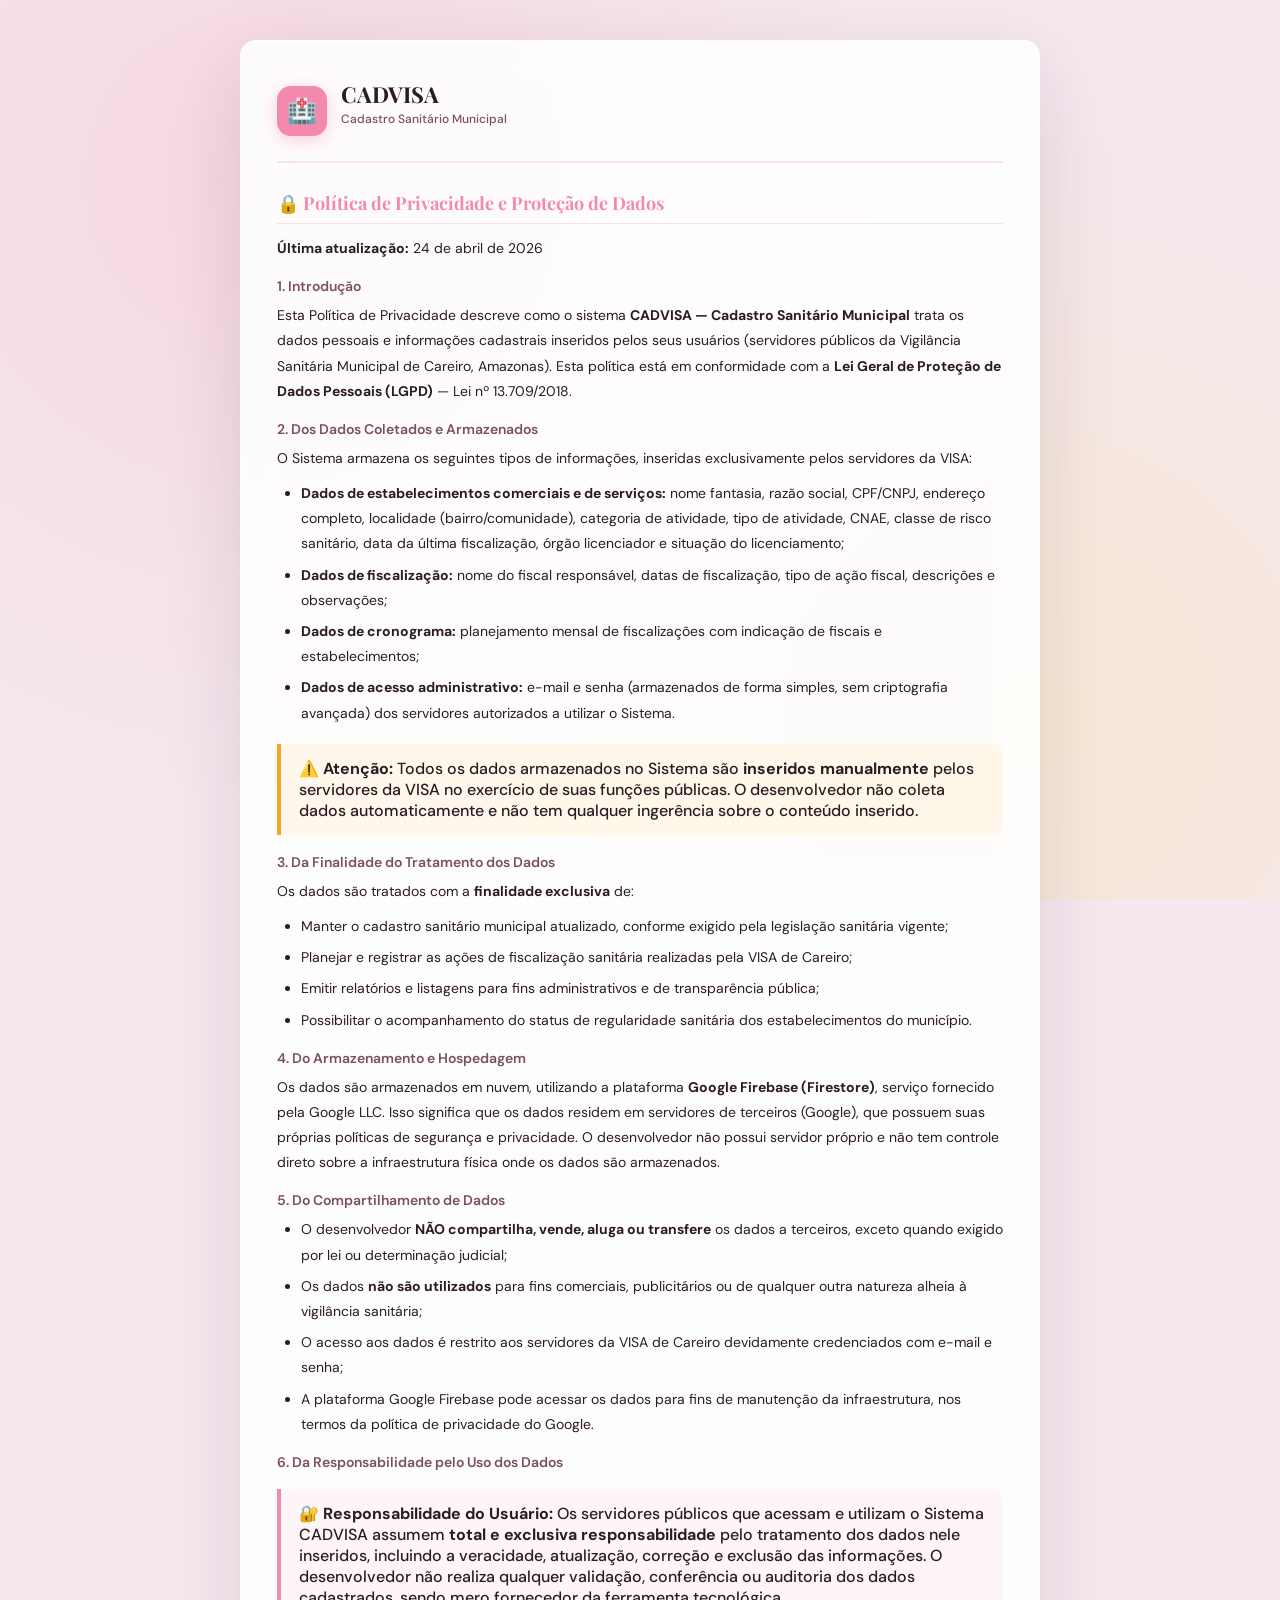
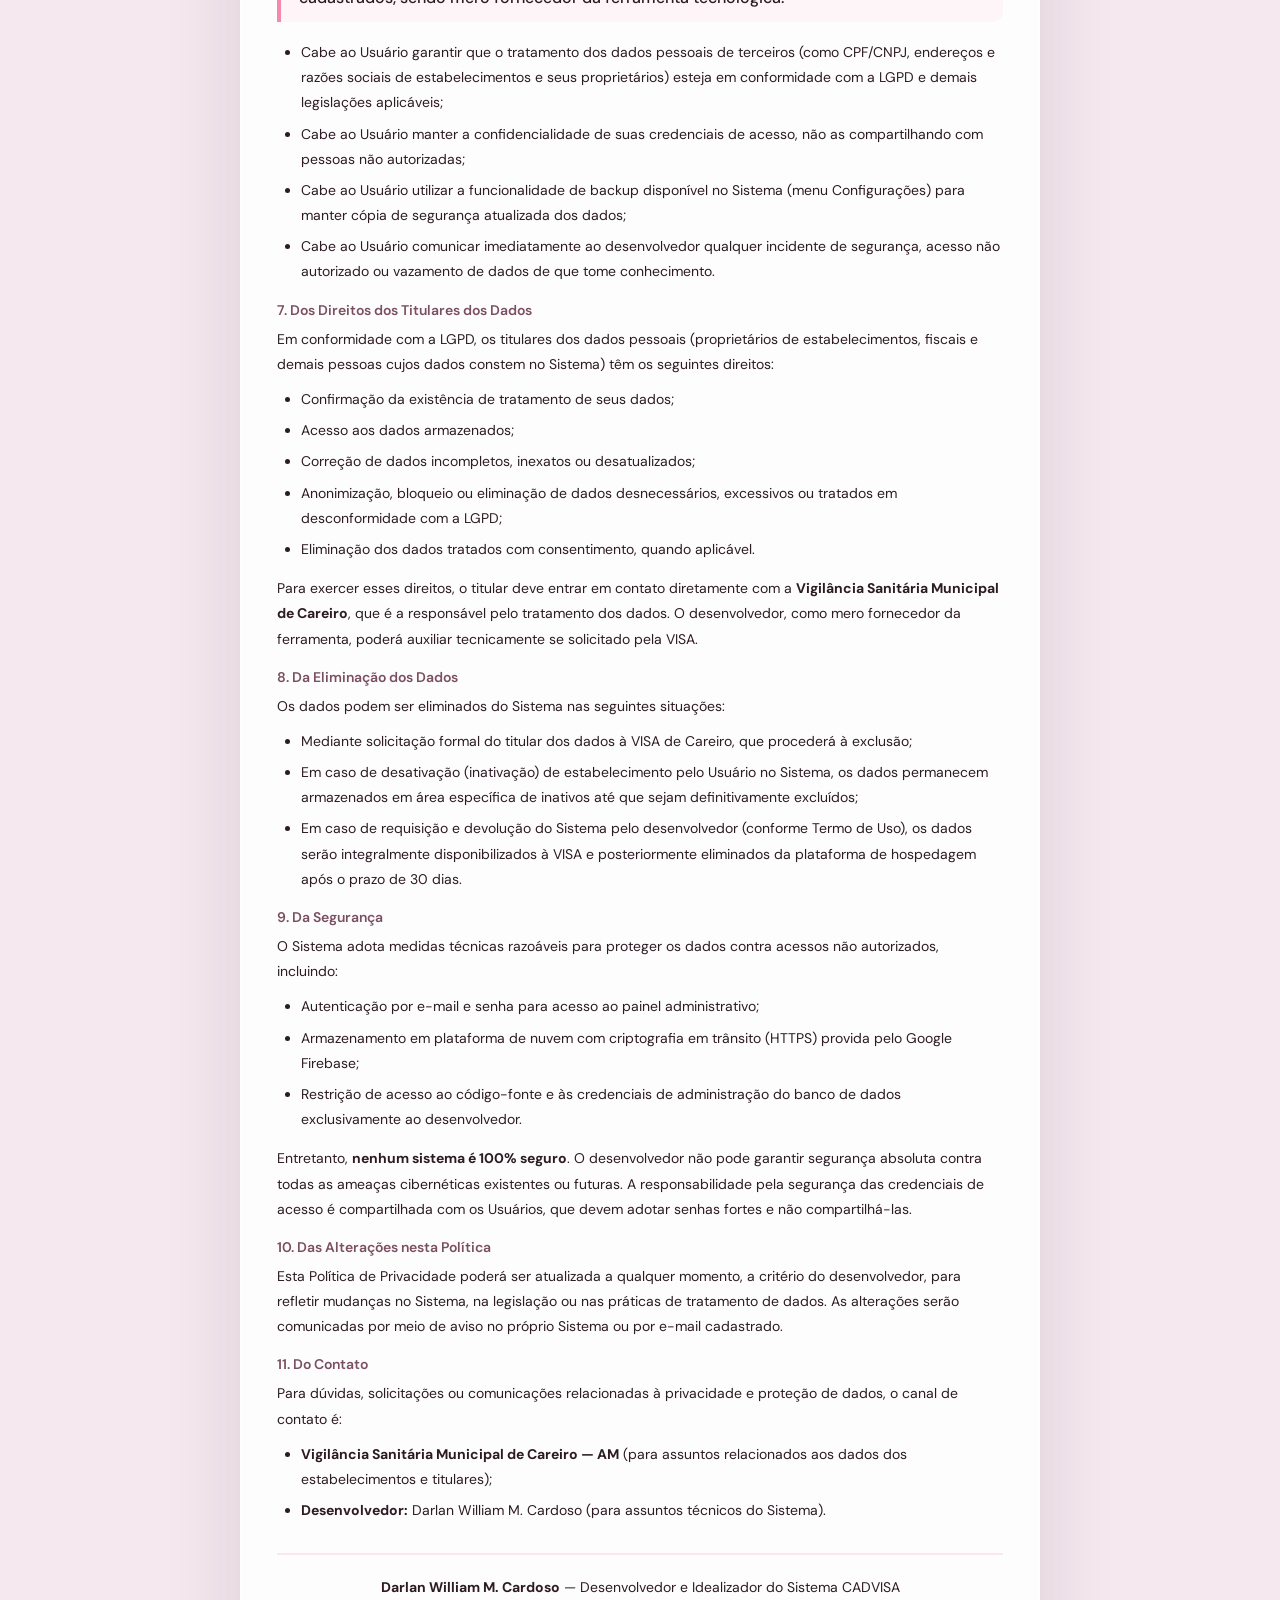
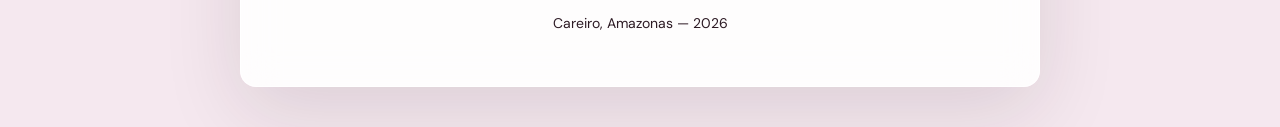
<file: politica-de-privacidade.html>
<!DOCTYPE html>
<html lang="pt-BR">
<head>
    <meta charset="UTF-8">
    <meta name="viewport" content="width=device-width, initial-scale=1.0">
    <title>Política de Privacidade — CADVISA</title>
    <link href="https://fonts.googleapis.com/css2?family=Playfair+Display:wght@700;900&family=DM+Sans:ital,wght@0,300;0,400;0,500;0,600;1,400&display=swap" rel="stylesheet">
    <style>
        :root {
            --rosa: #f9b8c8;
            --rosa-dark: #f48aab;
            --rosa-soft: #fde8ee;
            --bg: #f5e8ef;
            --text: #2d1b24;
            --text-light: #7a4f61;
            --radius: 16px;
            --shadow: 0 4px 24px rgba(244, 138, 171, 0.13);
        }
        * { box-sizing: border-box; margin: 0; padding: 0; }
        body {
            font-family: 'DM Sans', sans-serif;
            background: var(--bg);
            background-image: radial-gradient(circle at 20% 20%, rgba(249, 184, 200, 0.35) 0%, transparent 50%), radial-gradient(circle at 80% 80%, rgba(253, 230, 138, 0.25) 0%, transparent 50%);
            background-attachment: fixed;
            color: var(--text);
            min-height: 100vh;
            padding: 40px 20px;
            display: flex;
            justify-content: center;
            align-items: flex-start;
        }
        .container {
            max-width: 800px;
            width: 100%;
            background: rgba(255, 255, 255, 0.88);
            backdrop-filter: blur(18px);
            -webkit-backdrop-filter: blur(18px);
            border: 1.5px solid rgba(255, 255, 255, 0.7);
            border-radius: var(--radius);
            padding: 40px 36px;
            box-shadow: 0 24px 80px rgba(45, 27, 36, 0.12), inset 0 1px 0 rgba(255, 255, 255, 0.9);
        }
        .header-logo {
            display: flex;
            align-items: center;
            gap: 14px;
            margin-bottom: 28px;
            padding-bottom: 20px;
            border-bottom: 2px solid rgba(244, 138, 171, 0.2);
        }
        .header-logo .logo-icon {
            width: 50px;
            height: 50px;
            border-radius: 14px;
            background: var(--rosa-dark);
            display: flex;
            align-items: center;
            justify-content: center;
            font-size: 24px;
            color: white;
            box-shadow: 0 4px 16px rgba(244, 138, 171, 0.4);
            flex-shrink: 0;
        }
        .header-logo h1 {
            font-family: 'Playfair Display', serif;
            font-size: 22px;
            line-height: 1.2;
        }
        .header-logo p {
            font-size: 12px;
            color: var(--text-light);
            margin-top: 2px;
            font-weight: 500;
        }
        h2 {
            font-family: 'Playfair Display', serif;
            font-size: 18px;
            margin: 24px 0 12px;
            color: var(--rosa-dark);
            border-bottom: 1.5px solid rgba(244, 138, 171, 0.25);
            padding-bottom: 8px;
        }
        h3 {
            font-size: 14px;
            margin: 16px 0 8px;
            color: var(--text-light);
            font-weight: 600;
        }
        p, li {
            font-size: 14px;
            line-height: 1.8;
            color: var(--text);
            margin-bottom: 10px;
        }
        ul {
            padding-left: 24px;
            margin-bottom: 14px;
        }
        li {
            margin-bottom: 6px;
        }
        .destaque {
            background: rgba(255, 244, 224, 0.65);
            border-left: 4px solid #f6a623;
            padding: 14px 18px;
            border-radius: 0 10px 10px 0;
            margin: 18px 0;
            font-weight: 500;
        }
        .destaque-rosa {
            background: rgba(249, 184, 200, 0.12);
            border-left: 4px solid var(--rosa-dark);
            padding: 14px 18px;
            border-radius: 0 10px 10px 0;
            margin: 18px 0;
            font-weight: 500;
        }
        .footer-termo {
            margin-top: 30px;
            padding-top: 20px;
            border-top: 2px solid rgba(244, 138, 171, 0.2);
            font-size: 12px;
            color: var(--text-light);
            text-align: center;
        }
        .footer-termo strong {
            color: var(--text);
        }
    </style>
</head>
<body>
    <div class="container">
        <div class="header-logo">
            <div class="logo-icon">🏥</div>
            <div>
                <h1>CADVISA</h1>
                <p>Cadastro Sanitário Municipal</p>
            </div>
        </div>

        <h2>🔒 Política de Privacidade e Proteção de Dados</h2>
        <p><strong>Última atualização:</strong> 24 de abril de 2026</p>

        <h3>1. Introdução</h3>
        <p>Esta Política de Privacidade descreve como o sistema <strong>CADVISA — Cadastro Sanitário Municipal</strong> trata os dados pessoais e informações cadastrais inseridos pelos seus usuários (servidores públicos da Vigilância Sanitária Municipal de Careiro, Amazonas). Esta política está em conformidade com a <strong>Lei Geral de Proteção de Dados Pessoais (LGPD)</strong> — Lei nº 13.709/2018.</p>

        <h3>2. Dos Dados Coletados e Armazenados</h3>
        <p>O Sistema armazena os seguintes tipos de informações, inseridas exclusivamente pelos servidores da VISA:</p>
        <ul>
            <li><strong>Dados de estabelecimentos comerciais e de serviços:</strong> nome fantasia, razão social, CPF/CNPJ, endereço completo, localidade (bairro/comunidade), categoria de atividade, tipo de atividade, CNAE, classe de risco sanitário, data da última fiscalização, órgão licenciador e situação do licenciamento;</li>
            <li><strong>Dados de fiscalização:</strong> nome do fiscal responsável, datas de fiscalização, tipo de ação fiscal, descrições e observações;</li>
            <li><strong>Dados de cronograma:</strong> planejamento mensal de fiscalizações com indicação de fiscais e estabelecimentos;</li>
            <li><strong>Dados de acesso administrativo:</strong> e-mail e senha (armazenados de forma simples, sem criptografia avançada) dos servidores autorizados a utilizar o Sistema.</li>
        </ul>

        <div class="destaque">
            ⚠️ <strong>Atenção:</strong> Todos os dados armazenados no Sistema são <strong>inseridos manualmente</strong> pelos servidores da VISA no exercício de suas funções públicas. O desenvolvedor não coleta dados automaticamente e não tem qualquer ingerência sobre o conteúdo inserido.
        </div>

        <h3>3. Da Finalidade do Tratamento dos Dados</h3>
        <p>Os dados são tratados com a <strong>finalidade exclusiva</strong> de:</p>
        <ul>
            <li>Manter o cadastro sanitário municipal atualizado, conforme exigido pela legislação sanitária vigente;</li>
            <li>Planejar e registrar as ações de fiscalização sanitária realizadas pela VISA de Careiro;</li>
            <li>Emitir relatórios e listagens para fins administrativos e de transparência pública;</li>
            <li>Possibilitar o acompanhamento do status de regularidade sanitária dos estabelecimentos do município.</li>
        </ul>

        <h3>4. Do Armazenamento e Hospedagem</h3>
        <p>Os dados são armazenados em nuvem, utilizando a plataforma <strong>Google Firebase (Firestore)</strong>, serviço fornecido pela Google LLC. Isso significa que os dados residem em servidores de terceiros (Google), que possuem suas próprias políticas de segurança e privacidade. O desenvolvedor não possui servidor próprio e não tem controle direto sobre a infraestrutura física onde os dados são armazenados.</p>

        <h3>5. Do Compartilhamento de Dados</h3>
        <ul>
            <li>O desenvolvedor <strong>NÃO compartilha, vende, aluga ou transfere</strong> os dados a terceiros, exceto quando exigido por lei ou determinação judicial;</li>
            <li>Os dados <strong>não são utilizados</strong> para fins comerciais, publicitários ou de qualquer outra natureza alheia à vigilância sanitária;</li>
            <li>O acesso aos dados é restrito aos servidores da VISA de Careiro devidamente credenciados com e-mail e senha;</li>
            <li>A plataforma Google Firebase pode acessar os dados para fins de manutenção da infraestrutura, nos termos da política de privacidade do Google.</li>
        </ul>

        <h3>6. Da Responsabilidade pelo Uso dos Dados</h3>
        <div class="destaque-rosa">
            <strong>🔐 Responsabilidade do Usuário:</strong> Os servidores públicos que acessam e utilizam o Sistema CADVISA assumem <strong>total e exclusiva responsabilidade</strong> pelo tratamento dos dados nele inseridos, incluindo a veracidade, atualização, correção e exclusão das informações. O desenvolvedor não realiza qualquer validação, conferência ou auditoria dos dados cadastrados, sendo mero fornecedor da ferramenta tecnológica.
        </div>
        <ul>
            <li>Cabe ao Usuário garantir que o tratamento dos dados pessoais de terceiros (como CPF/CNPJ, endereços e razões sociais de estabelecimentos e seus proprietários) esteja em conformidade com a LGPD e demais legislações aplicáveis;</li>
            <li>Cabe ao Usuário manter a confidencialidade de suas credenciais de acesso, não as compartilhando com pessoas não autorizadas;</li>
            <li>Cabe ao Usuário utilizar a funcionalidade de backup disponível no Sistema (menu Configurações) para manter cópia de segurança atualizada dos dados;</li>
            <li>Cabe ao Usuário comunicar imediatamente ao desenvolvedor qualquer incidente de segurança, acesso não autorizado ou vazamento de dados de que tome conhecimento.</li>
        </ul>

        <h3>7. Dos Direitos dos Titulares dos Dados</h3>
        <p>Em conformidade com a LGPD, os titulares dos dados pessoais (proprietários de estabelecimentos, fiscais e demais pessoas cujos dados constem no Sistema) têm os seguintes direitos:</p>
        <ul>
            <li>Confirmação da existência de tratamento de seus dados;</li>
            <li>Acesso aos dados armazenados;</li>
            <li>Correção de dados incompletos, inexatos ou desatualizados;</li>
            <li>Anonimização, bloqueio ou eliminação de dados desnecessários, excessivos ou tratados em desconformidade com a LGPD;</li>
            <li>Eliminação dos dados tratados com consentimento, quando aplicável.</li>
        </ul>
        <p>Para exercer esses direitos, o titular deve entrar em contato diretamente com a <strong>Vigilância Sanitária Municipal de Careiro</strong>, que é a responsável pelo tratamento dos dados. O desenvolvedor, como mero fornecedor da ferramenta, poderá auxiliar tecnicamente se solicitado pela VISA.</p>

        <h3>8. Da Eliminação dos Dados</h3>
        <p>Os dados podem ser eliminados do Sistema nas seguintes situações:</p>
        <ul>
            <li>Mediante solicitação formal do titular dos dados à VISA de Careiro, que procederá à exclusão;</li>
            <li>Em caso de desativação (inativação) de estabelecimento pelo Usuário no Sistema, os dados permanecem armazenados em área específica de inativos até que sejam definitivamente excluídos;</li>
            <li>Em caso de requisição e devolução do Sistema pelo desenvolvedor (conforme Termo de Uso), os dados serão integralmente disponibilizados à VISA e posteriormente eliminados da plataforma de hospedagem após o prazo de 30 dias.</li>
        </ul>

        <h3>9. Da Segurança</h3>
        <p>O Sistema adota medidas técnicas razoáveis para proteger os dados contra acessos não autorizados, incluindo:</p>
        <ul>
            <li>Autenticação por e-mail e senha para acesso ao painel administrativo;</li>
            <li>Armazenamento em plataforma de nuvem com criptografia em trânsito (HTTPS) provida pelo Google Firebase;</li>
            <li>Restrição de acesso ao código-fonte e às credenciais de administração do banco de dados exclusivamente ao desenvolvedor.</li>
        </ul>
        <p>Entretanto, <strong>nenhum sistema é 100% seguro</strong>. O desenvolvedor não pode garantir segurança absoluta contra todas as ameaças cibernéticas existentes ou futuras. A responsabilidade pela segurança das credenciais de acesso é compartilhada com os Usuários, que devem adotar senhas fortes e não compartilhá-las.</p>

        <h3>10. Das Alterações nesta Política</h3>
        <p>Esta Política de Privacidade poderá ser atualizada a qualquer momento, a critério do desenvolvedor, para refletir mudanças no Sistema, na legislação ou nas práticas de tratamento de dados. As alterações serão comunicadas por meio de aviso no próprio Sistema ou por e-mail cadastrado.</p>

        <h3>11. Do Contato</h3>
        <p>Para dúvidas, solicitações ou comunicações relacionadas à privacidade e proteção de dados, o canal de contato é:</p>
        <ul>
            <li><strong>Vigilância Sanitária Municipal de Careiro — AM</strong> (para assuntos relacionados aos dados dos estabelecimentos e titulares);</li>
            <li><strong>Desenvolvedor:</strong> Darlan William M. Cardoso (para assuntos técnicos do Sistema).</li>
        </ul>

        <div class="footer-termo">
            <p><strong>Darlan William M. Cardoso</strong> — Desenvolvedor e Idealizador do Sistema CADVISA</p>
            <p>Careiro, Amazonas — 2026</p>
        </div>
    </div>
</body>
</html>
</file>
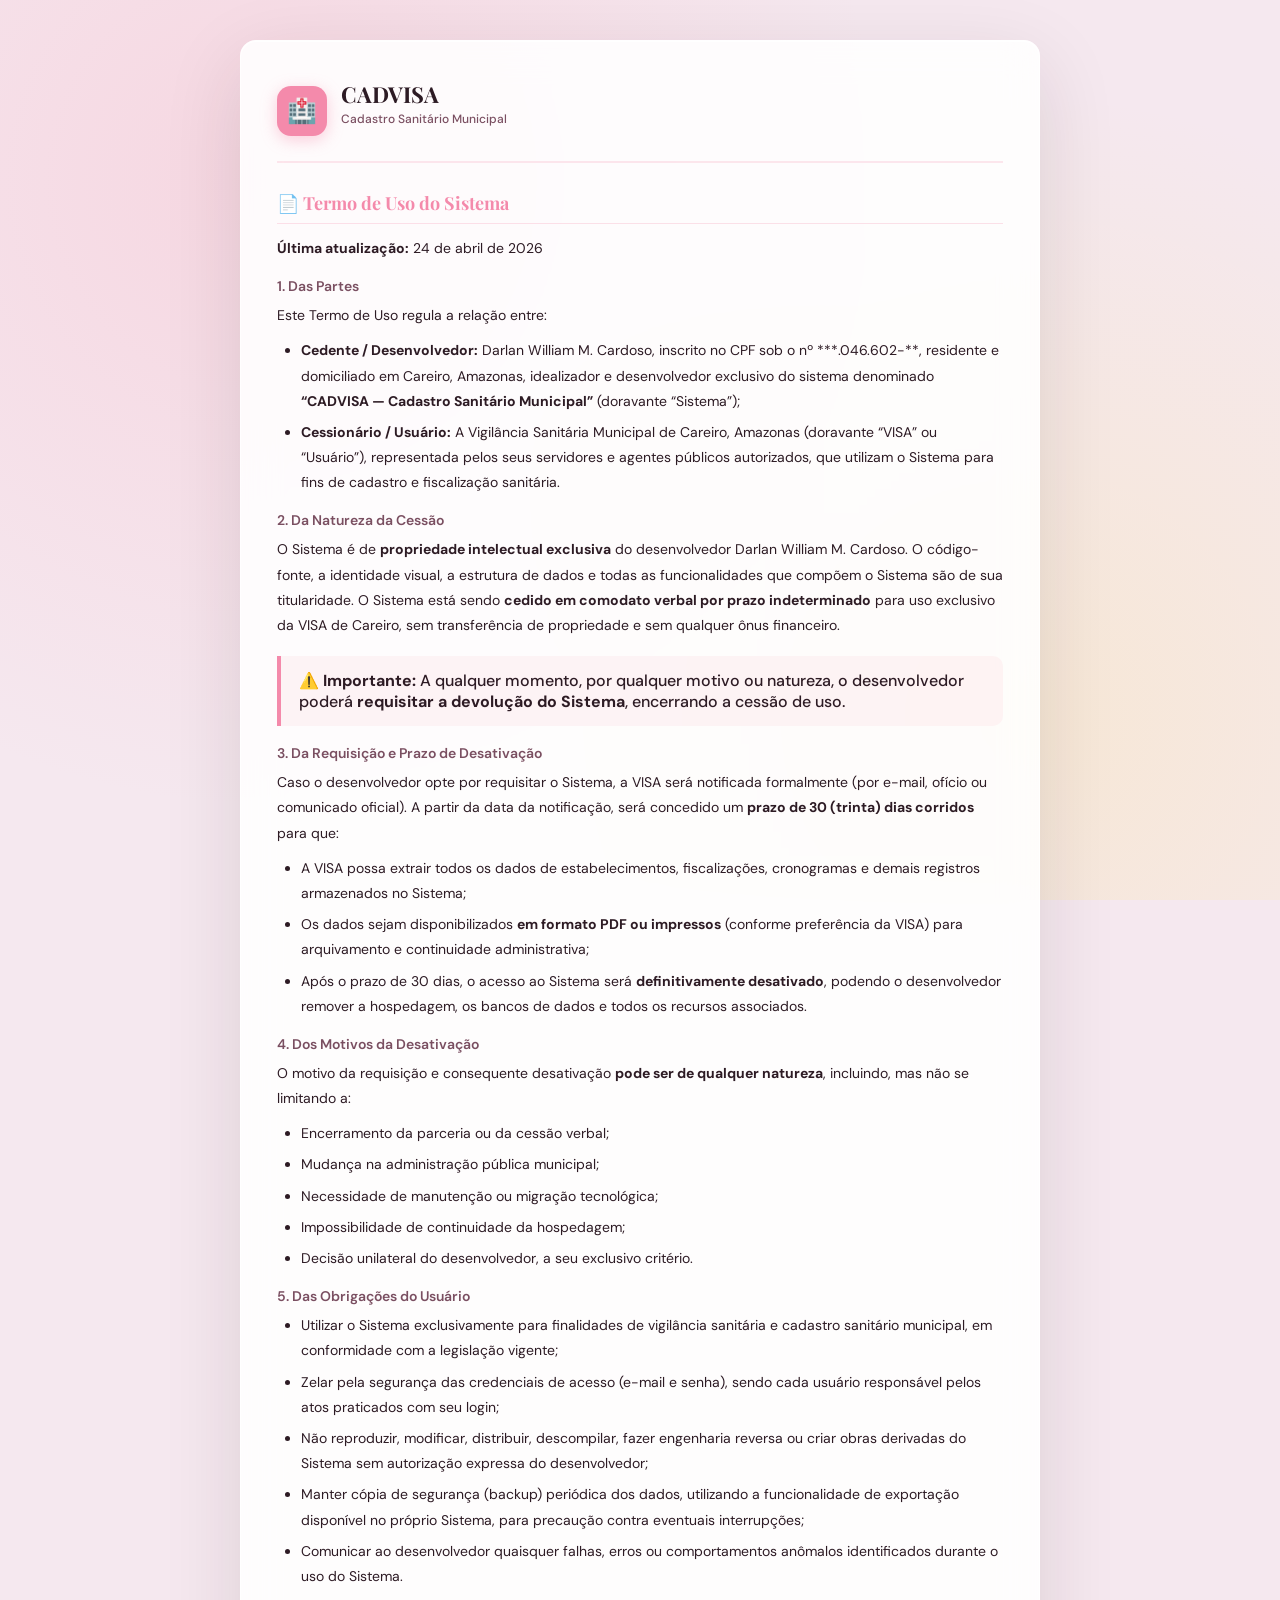
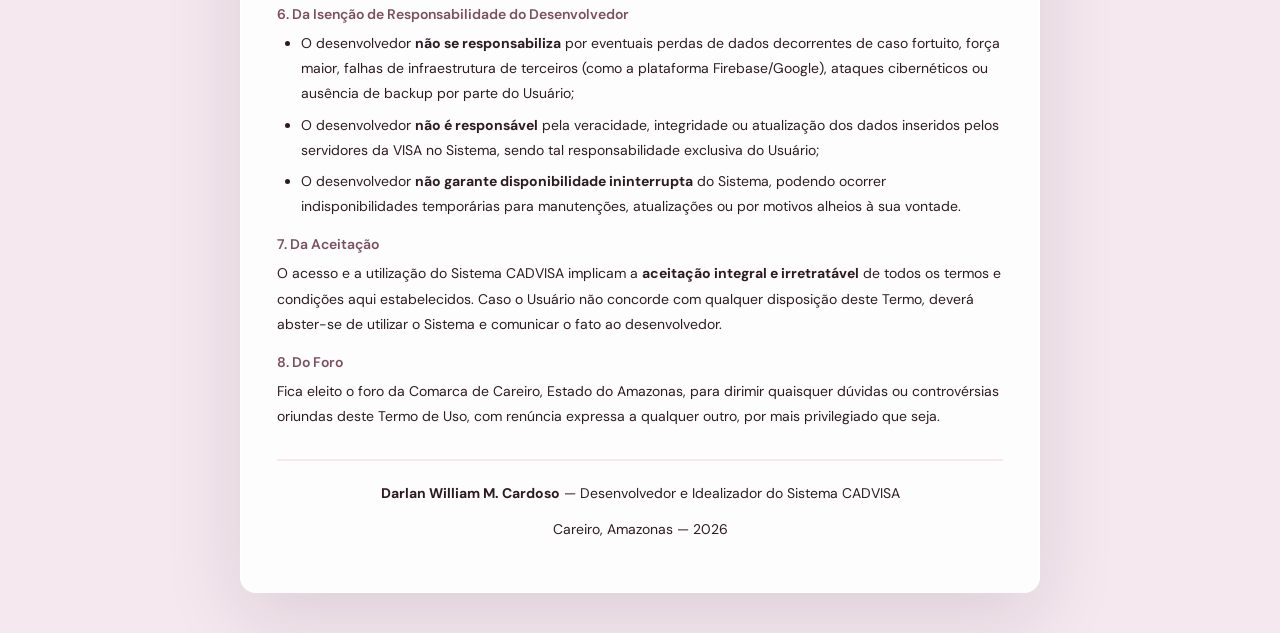
<file: termo-de-uso.html>
<!DOCTYPE html>
<html lang="pt-BR">
<head>
    <meta charset="UTF-8">
    <meta name="viewport" content="width=device-width, initial-scale=1.0">
    <title>Termo de Uso — CADVISA</title>
    <link href="https://fonts.googleapis.com/css2?family=Playfair+Display:wght@700;900&family=DM+Sans:ital,wght@0,300;0,400;0,500;0,600;1,400&display=swap" rel="stylesheet">
    <style>
        :root {
            --rosa: #f9b8c8;
            --rosa-dark: #f48aab;
            --rosa-soft: #fde8ee;
            --bg: #f5e8ef;
            --text: #2d1b24;
            --text-light: #7a4f61;
            --radius: 16px;
            --shadow: 0 4px 24px rgba(244, 138, 171, 0.13);
        }
        * { box-sizing: border-box; margin: 0; padding: 0; }
        body {
            font-family: 'DM Sans', sans-serif;
            background: var(--bg);
            background-image: radial-gradient(circle at 20% 20%, rgba(249, 184, 200, 0.35) 0%, transparent 50%), radial-gradient(circle at 80% 80%, rgba(253, 230, 138, 0.25) 0%, transparent 50%);
            background-attachment: fixed;
            color: var(--text);
            min-height: 100vh;
            padding: 40px 20px;
            display: flex;
            justify-content: center;
            align-items: flex-start;
        }
        .container {
            max-width: 800px;
            width: 100%;
            background: rgba(255, 255, 255, 0.88);
            backdrop-filter: blur(18px);
            -webkit-backdrop-filter: blur(18px);
            border: 1.5px solid rgba(255, 255, 255, 0.7);
            border-radius: var(--radius);
            padding: 40px 36px;
            box-shadow: 0 24px 80px rgba(45, 27, 36, 0.12), inset 0 1px 0 rgba(255, 255, 255, 0.9);
        }
        .header-logo {
            display: flex;
            align-items: center;
            gap: 14px;
            margin-bottom: 28px;
            padding-bottom: 20px;
            border-bottom: 2px solid rgba(244, 138, 171, 0.2);
        }
        .header-logo .logo-icon {
            width: 50px;
            height: 50px;
            border-radius: 14px;
            background: var(--rosa-dark);
            display: flex;
            align-items: center;
            justify-content: center;
            font-size: 24px;
            color: white;
            box-shadow: 0 4px 16px rgba(244, 138, 171, 0.4);
            flex-shrink: 0;
        }
        .header-logo h1 {
            font-family: 'Playfair Display', serif;
            font-size: 22px;
            line-height: 1.2;
        }
        .header-logo p {
            font-size: 12px;
            color: var(--text-light);
            margin-top: 2px;
            font-weight: 500;
        }
        h2 {
            font-family: 'Playfair Display', serif;
            font-size: 18px;
            margin: 24px 0 12px;
            color: var(--rosa-dark);
            border-bottom: 1.5px solid rgba(244, 138, 171, 0.25);
            padding-bottom: 8px;
        }
        h3 {
            font-size: 14px;
            margin: 16px 0 8px;
            color: var(--text-light);
            font-weight: 600;
        }
        p, li {
            font-size: 14px;
            line-height: 1.8;
            color: var(--text);
            margin-bottom: 10px;
        }
        ul {
            padding-left: 24px;
            margin-bottom: 14px;
        }
        li {
            margin-bottom: 6px;
        }
        .destaque {
            background: rgba(249, 184, 200, 0.15);
            border-left: 4px solid var(--rosa-dark);
            padding: 14px 18px;
            border-radius: 0 10px 10px 0;
            margin: 18px 0;
            font-weight: 500;
        }
        .footer-termo {
            margin-top: 30px;
            padding-top: 20px;
            border-top: 2px solid rgba(244, 138, 171, 0.2);
            font-size: 12px;
            color: var(--text-light);
            text-align: center;
        }
        .footer-termo strong {
            color: var(--text);
        }
    </style>
</head>
<body>
    <div class="container">
        <div class="header-logo">
            <div class="logo-icon">🏥</div>
            <div>
                <h1>CADVISA</h1>
                <p>Cadastro Sanitário Municipal</p>
            </div>
        </div>

        <h2>📄 Termo de Uso do Sistema</h2>
        <p><strong>Última atualização:</strong> 24 de abril de 2026</p>

        <h3>1. Das Partes</h3>
        <p>Este Termo de Uso regula a relação entre:</p>
        <ul>
            <li><strong>Cedente / Desenvolvedor:</strong> Darlan William M. Cardoso, inscrito no CPF sob o nº ***.046.602-**, residente e domiciliado em Careiro, Amazonas, idealizador e desenvolvedor exclusivo do sistema denominado <strong>&ldquo;CADVISA — Cadastro Sanitário Municipal&rdquo;</strong> (doravante &ldquo;Sistema&rdquo;);</li>
            <li><strong>Cessionário / Usuário:</strong> A Vigilância Sanitária Municipal de Careiro, Amazonas (doravante &ldquo;VISA&rdquo; ou &ldquo;Usuário&rdquo;), representada pelos seus servidores e agentes públicos autorizados, que utilizam o Sistema para fins de cadastro e fiscalização sanitária.</li>
        </ul>

        <h3>2. Da Natureza da Cessão</h3>
        <p>O Sistema é de <strong>propriedade intelectual exclusiva</strong> do desenvolvedor Darlan William M. Cardoso. O código-fonte, a identidade visual, a estrutura de dados e todas as funcionalidades que compõem o Sistema são de sua titularidade. O Sistema está sendo <strong>cedido em comodato verbal por prazo indeterminado</strong> para uso exclusivo da VISA de Careiro, sem transferência de propriedade e sem qualquer ônus financeiro.</p>

        <div class="destaque">
            ⚠️ <strong>Importante:</strong> A qualquer momento, por qualquer motivo ou natureza, o desenvolvedor poderá <strong>requisitar a devolução do Sistema</strong>, encerrando a cessão de uso.
        </div>

        <h3>3. Da Requisição e Prazo de Desativação</h3>
        <p>Caso o desenvolvedor opte por requisitar o Sistema, a VISA será notificada formalmente (por e-mail, ofício ou comunicado oficial). A partir da data da notificação, será concedido um <strong>prazo de 30 (trinta) dias corridos</strong> para que:</p>
        <ul>
            <li>A VISA possa extrair todos os dados de estabelecimentos, fiscalizações, cronogramas e demais registros armazenados no Sistema;</li>
            <li>Os dados sejam disponibilizados <strong>em formato PDF ou impressos</strong> (conforme preferência da VISA) para arquivamento e continuidade administrativa;</li>
            <li>Após o prazo de 30 dias, o acesso ao Sistema será <strong>definitivamente desativado</strong>, podendo o desenvolvedor remover a hospedagem, os bancos de dados e todos os recursos associados.</li>
        </ul>

        <h3>4. Dos Motivos da Desativação</h3>
        <p>O motivo da requisição e consequente desativação <strong>pode ser de qualquer natureza</strong>, incluindo, mas não se limitando a:</p>
        <ul>
            <li>Encerramento da parceria ou da cessão verbal;</li>
            <li>Mudança na administração pública municipal;</li>
            <li>Necessidade de manutenção ou migração tecnológica;</li>
            <li>Impossibilidade de continuidade da hospedagem;</li>
            <li>Decisão unilateral do desenvolvedor, a seu exclusivo critério.</li>
        </ul>

        <h3>5. Das Obrigações do Usuário</h3>
        <ul>
            <li>Utilizar o Sistema exclusivamente para finalidades de vigilância sanitária e cadastro sanitário municipal, em conformidade com a legislação vigente;</li>
            <li>Zelar pela segurança das credenciais de acesso (e-mail e senha), sendo cada usuário responsável pelos atos praticados com seu login;</li>
            <li>Não reproduzir, modificar, distribuir, descompilar, fazer engenharia reversa ou criar obras derivadas do Sistema sem autorização expressa do desenvolvedor;</li>
            <li>Manter cópia de segurança (backup) periódica dos dados, utilizando a funcionalidade de exportação disponível no próprio Sistema, para precaução contra eventuais interrupções;</li>
            <li>Comunicar ao desenvolvedor quaisquer falhas, erros ou comportamentos anômalos identificados durante o uso do Sistema.</li>
        </ul>

        <h3>6. Da Isenção de Responsabilidade do Desenvolvedor</h3>
        <ul>
            <li>O desenvolvedor <strong>não se responsabiliza</strong> por eventuais perdas de dados decorrentes de caso fortuito, força maior, falhas de infraestrutura de terceiros (como a plataforma Firebase/Google), ataques cibernéticos ou ausência de backup por parte do Usuário;</li>
            <li>O desenvolvedor <strong>não é responsável</strong> pela veracidade, integridade ou atualização dos dados inseridos pelos servidores da VISA no Sistema, sendo tal responsabilidade exclusiva do Usuário;</li>
            <li>O desenvolvedor <strong>não garante disponibilidade ininterrupta</strong> do Sistema, podendo ocorrer indisponibilidades temporárias para manutenções, atualizações ou por motivos alheios à sua vontade.</li>
        </ul>

        <h3>7. Da Aceitação</h3>
        <p>O acesso e a utilização do Sistema CADVISA implicam a <strong>aceitação integral e irretratável</strong> de todos os termos e condições aqui estabelecidos. Caso o Usuário não concorde com qualquer disposição deste Termo, deverá abster-se de utilizar o Sistema e comunicar o fato ao desenvolvedor.</p>

        <h3>8. Do Foro</h3>
        <p>Fica eleito o foro da Comarca de Careiro, Estado do Amazonas, para dirimir quaisquer dúvidas ou controvérsias oriundas deste Termo de Uso, com renúncia expressa a qualquer outro, por mais privilegiado que seja.</p>

        <div class="footer-termo">
            <p><strong>Darlan William M. Cardoso</strong> — Desenvolvedor e Idealizador do Sistema CADVISA</p>
            <p>Careiro, Amazonas — 2026</p>
        </div>
    </div>
</body>
</html>
</file>
